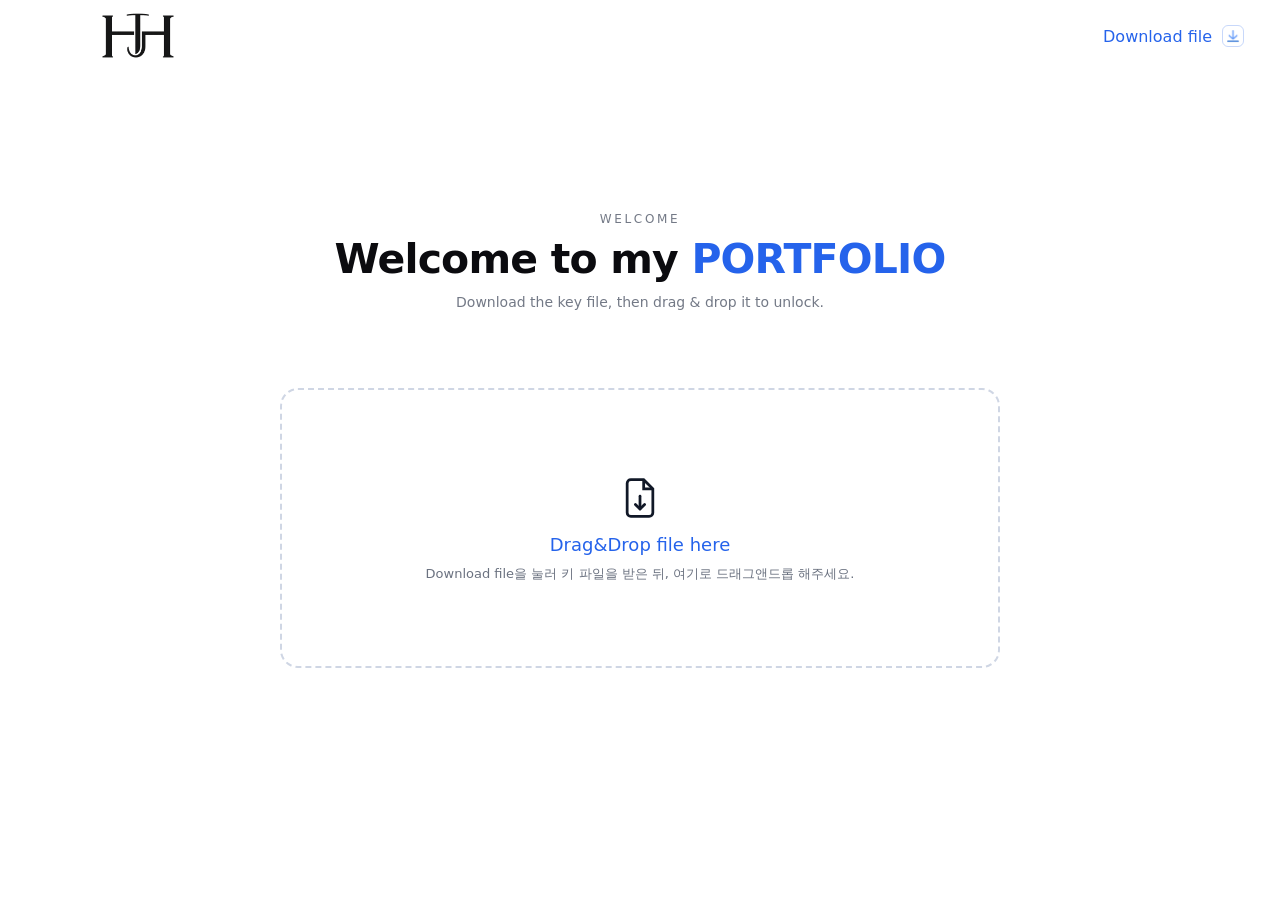
<file: index.html>
<!doctype html>
<html lang="ko">
  <head>
    <meta charset="utf-8" />
    <meta name="viewport" content="width=device-width, initial-scale=1" />
    <title>Welcom to my PORTFOLIO</title>
    <link rel="icon" href="favicon.ico" sizes="any" />
    <link rel="stylesheet" href="assets/css/style.css" />
  </head>
  <body>
    <header class="topbar">
      <a class="brand" href="/" aria-label="Home">
        <img src="assets/img/Logo.png" alt="HH" class="brand-logo" />
      </a>

      <!-- 다운로드 링크: assets/files/sample.pdf 를 원하는 파일로 교체 -->
      <a class="download" href="assets/files/Encrypted_Portfolio.E01" download>
        <span>Download file</span>
        <img
          src="assets/img/download.png"
          alt=""
          class="download-img"
          aria-hidden="true"
        />
      </a>
    </header>

    <main class="stage">
      <div class="hero">
        <p class="kicker">WELCOME</p>
        <h1 class="headline">
          Welcome to my <span class="accent">PORTFOLIO</span>
        </h1>
        <p class="lead">
          Download the key file, then drag & drop it to unlock.
        </p>
      </div>
      <section
        class="dropzone"
        id="dropzone"
        tabindex="0"
        aria-label="File drop area"
      >
        <div class="dropzone-inner">
          <div class="file-icon" aria-hidden="true">
            <!-- 심플 파일+다운 아이콘 (SVG) -->
            <svg width="44" height="44" viewBox="0 0 24 24" fill="none">
              <path
                d="M14 2H7a2 2 0 0 0-2 2v16a2 2 0 0 0 2 2h10a2 2 0 0 0 2-2V7l-5-5Z"
                stroke="currentColor"
                stroke-width="1.5"
              />
              <path d="M14 2v5h5" stroke="currentColor" stroke-width="1.5" />
              <path
                d="M12 11v7"
                stroke="currentColor"
                stroke-width="1.5"
                stroke-linecap="round"
              />
              <path
                d="M9.5 15.5 12 18l2.5-2.5"
                stroke="currentColor"
                stroke-width="1.5"
                stroke-linecap="round"
                stroke-linejoin="round"
              />
            </svg>
          </div>

          <p class="hint">Drag&Drop file here</p>
          <p class="subhint" id="subhint">또는 클릭해서 파일 선택</p>

          <!-- 실제 파일 선택 input (숨김) -->
          <input id="fileInput" class="file-input" type="file" />
          <div class="loader" id="loader" aria-hidden="true">
            <div class="spinner"></div>
            <p class="loading-text">File Decrypting...</p>
          </div>
        </div>
      </section>
    </main>

    <script src="assets/js/main.js"></script>
  </body>
</html>
</file>
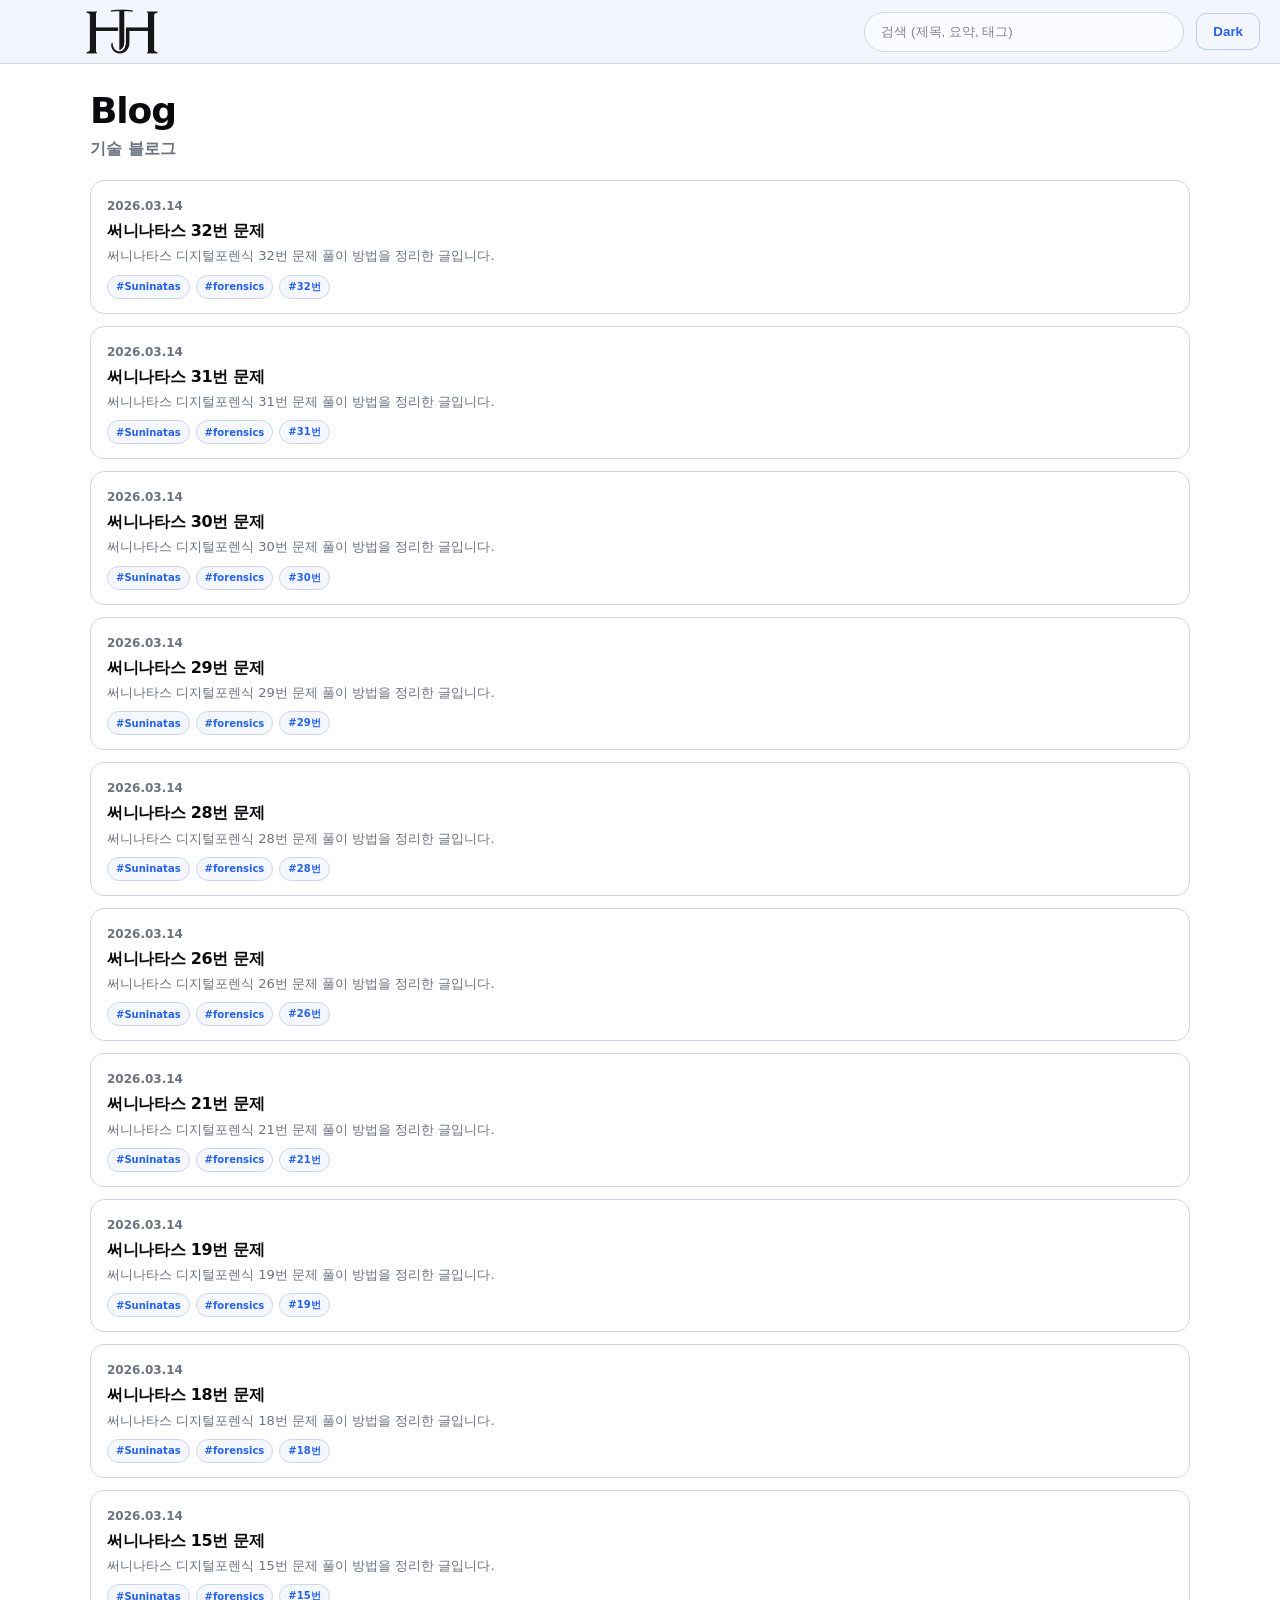
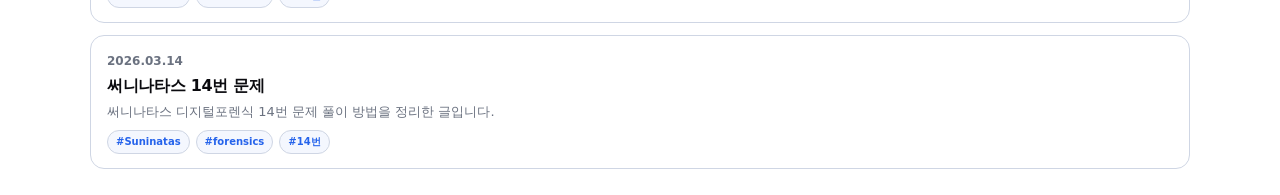
<file: blog/index.html>
<!doctype html>
<html lang="ko">
  <head>
    <meta charset="utf-8" />
    <meta name="viewport" content="width=device-width,initial-scale=1" />
    <title>Junhee's BLOG</title>
    <link rel="icon" href="../favicon.ico" sizes="any" />
    <link rel="stylesheet" href="./assets/css/blog.css" />
  </head>
  <body>
    <header class="topbar">
      <a class="brand" href="../portfolio/" aria-label="Back to home">
        <img
          id="brandLogo"
          class="brand-logo"
          src="../assets/img/Logo.png"
          data-light="../assets/img/Logo.png"
          data-dark="../assets/img/Logo_white.png"
          alt="HJ"
        />
      </a>

      <div class="top-actions">
        <div class="search">
          <input
            id="searchInput"
            type="search"
            placeholder="검색 (제목, 요약, 태그)"
          />
        </div>
        <button class="mode-btn" id="modeBtn" type="button">Dark</button>
      </div>
    </header>

    <main class="page">
      <section class="wrap">
        <div class="page-head">
          <div>
            <h1 class="title">Blog</h1>
            <p class="subtitle">기술 블로그</p>
          </div>
        </div>

        <!-- Empty state -->
        <section class="posts" id="postList">
          <a
            class="post-card"
            href="https://blog.naver.com/jjun704/224215841807"
          >
            <div class="post-meta">
              <span class="post-date">2026.03.14</span>
            </div>
            <h2 class="post-title">써니나타스 32번 문제</h2>
            <p class="post-summary">
              써니나타스 디지털포렌식 32번 문제 풀이 방법을 정리한 글입니다.
            </p>
            <div class="post-tags">
              <span class="post-tag">#Suninatas</span>
              <span class="post-tag">#forensics</span>
              <span class="post-tag">#32번</span>
            </div>
          </a>

          <a
            class="post-card"
            href="https://blog.naver.com/jjun704/224215813004"
          >
            <div class="post-meta">
              <span class="post-date">2026.03.14</span>
            </div>
            <h2 class="post-title">써니나타스 31번 문제</h2>
            <p class="post-summary">
              써니나타스 디지털포렌식 31번 문제 풀이 방법을 정리한 글입니다.
            </p>
            <div class="post-tags">
              <span class="post-tag">#Suninatas</span>
              <span class="post-tag">#forensics</span>
              <span class="post-tag">#31번</span>
            </div>
          </a>

          <a
            class="post-card"
            href="https://blog.naver.com/jjun704/224213288219"
          >
            <div class="post-meta">
              <span class="post-date">2026.03.14</span>
            </div>
            <h2 class="post-title">써니나타스 30번 문제</h2>
            <p class="post-summary">
              써니나타스 디지털포렌식 30번 문제 풀이 방법을 정리한 글입니다.
            </p>
            <div class="post-tags">
              <span class="post-tag">#Suninatas</span>
              <span class="post-tag">#forensics</span>
              <span class="post-tag">#30번</span>
            </div>
          </a>

          <a
            class="post-card"
            href="https://blog.naver.com/jjun704/224213074849"
          >
            <div class="post-meta">
              <span class="post-date">2026.03.14</span>
            </div>
            <h2 class="post-title">써니나타스 29번 문제</h2>
            <p class="post-summary">
              써니나타스 디지털포렌식 29번 문제 풀이 방법을 정리한 글입니다.
            </p>
            <div class="post-tags">
              <span class="post-tag">#Suninatas</span>
              <span class="post-tag">#forensics</span>
              <span class="post-tag">#29번</span>
            </div>
          </a>

          <a
            class="post-card"
            href="https://blog.naver.com/jjun704/224211858740"
          >
            <div class="post-meta">
              <span class="post-date">2026.03.14</span>
            </div>
            <h2 class="post-title">써니나타스 28번 문제</h2>
            <p class="post-summary">
              써니나타스 디지털포렌식 28번 문제 풀이 방법을 정리한 글입니다.
            </p>
            <div class="post-tags">
              <span class="post-tag">#Suninatas</span>
              <span class="post-tag">#forensics</span>
              <span class="post-tag">#28번</span>
            </div>
          </a>

          <a
            class="post-card"
            href="https://blog.naver.com/jjun704/224202029074"
          >
            <div class="post-meta">
              <span class="post-date">2026.03.14</span>
            </div>
            <h2 class="post-title">써니나타스 26번 문제</h2>
            <p class="post-summary">
              써니나타스 디지털포렌식 26번 문제 풀이 방법을 정리한 글입니다.
            </p>
            <div class="post-tags">
              <span class="post-tag">#Suninatas</span>
              <span class="post-tag">#forensics</span>
              <span class="post-tag">#26번</span>
            </div>
          </a>

          <a
            class="post-card"
            href="https://blog.naver.com/jjun704/224201910937"
          >
            <div class="post-meta">
              <span class="post-date">2026.03.14</span>
            </div>
            <h2 class="post-title">써니나타스 21번 문제</h2>
            <p class="post-summary">
              써니나타스 디지털포렌식 21번 문제 풀이 방법을 정리한 글입니다.
            </p>
            <div class="post-tags">
              <span class="post-tag">#Suninatas</span>
              <span class="post-tag">#forensics</span>
              <span class="post-tag">#21번</span>
            </div>
          </a>

          <a
            class="post-card"
            href="https://blog.naver.com/jjun704/224200847524"
          >
            <div class="post-meta">
              <span class="post-date">2026.03.14</span>
            </div>
            <h2 class="post-title">써니나타스 19번 문제</h2>
            <p class="post-summary">
              써니나타스 디지털포렌식 19번 문제 풀이 방법을 정리한 글입니다.
            </p>
            <div class="post-tags">
              <span class="post-tag">#Suninatas</span>
              <span class="post-tag">#forensics</span>
              <span class="post-tag">#19번</span>
            </div>
          </a>

          <a
            class="post-card"
            href="https://blog.naver.com/jjun704/224200732088"
          >
            <div class="post-meta">
              <span class="post-date">2026.03.14</span>
            </div>
            <h2 class="post-title">써니나타스 18번 문제</h2>
            <p class="post-summary">
              써니나타스 디지털포렌식 18번 문제 풀이 방법을 정리한 글입니다.
            </p>
            <div class="post-tags">
              <span class="post-tag">#Suninatas</span>
              <span class="post-tag">#forensics</span>
              <span class="post-tag">#18번</span>
            </div>
          </a>

          <a
            class="post-card"
            href="https://blog.naver.com/jjun704/224199831861"
          >
            <div class="post-meta">
              <span class="post-date">2026.03.14</span>
            </div>
            <h2 class="post-title">써니나타스 15번 문제</h2>
            <p class="post-summary">
              써니나타스 디지털포렌식 15번 문제 풀이 방법을 정리한 글입니다.
            </p>
            <div class="post-tags">
              <span class="post-tag">#Suninatas</span>
              <span class="post-tag">#forensics</span>
              <span class="post-tag">#15번</span>
            </div>
          </a>

          <a
            class="post-card"
            href="https://blog.naver.com/jjun704/224198737378"
          >
            <div class="post-meta">
              <span class="post-date">2026.03.14</span>
            </div>
            <h2 class="post-title">써니나타스 14번 문제</h2>
            <p class="post-summary">
              써니나타스 디지털포렌식 14번 문제 풀이 방법을 정리한 글입니다.
            </p>
            <div class="post-tags">
              <span class="post-tag">#Suninatas</span>
              <span class="post-tag">#forensics</span>
              <span class="post-tag">#14번</span>
            </div>
          </a>
        </section>
      </section>
    </main>

    <script src="./assets/js/blog.js"></script>
  </body>
</html>
</file>
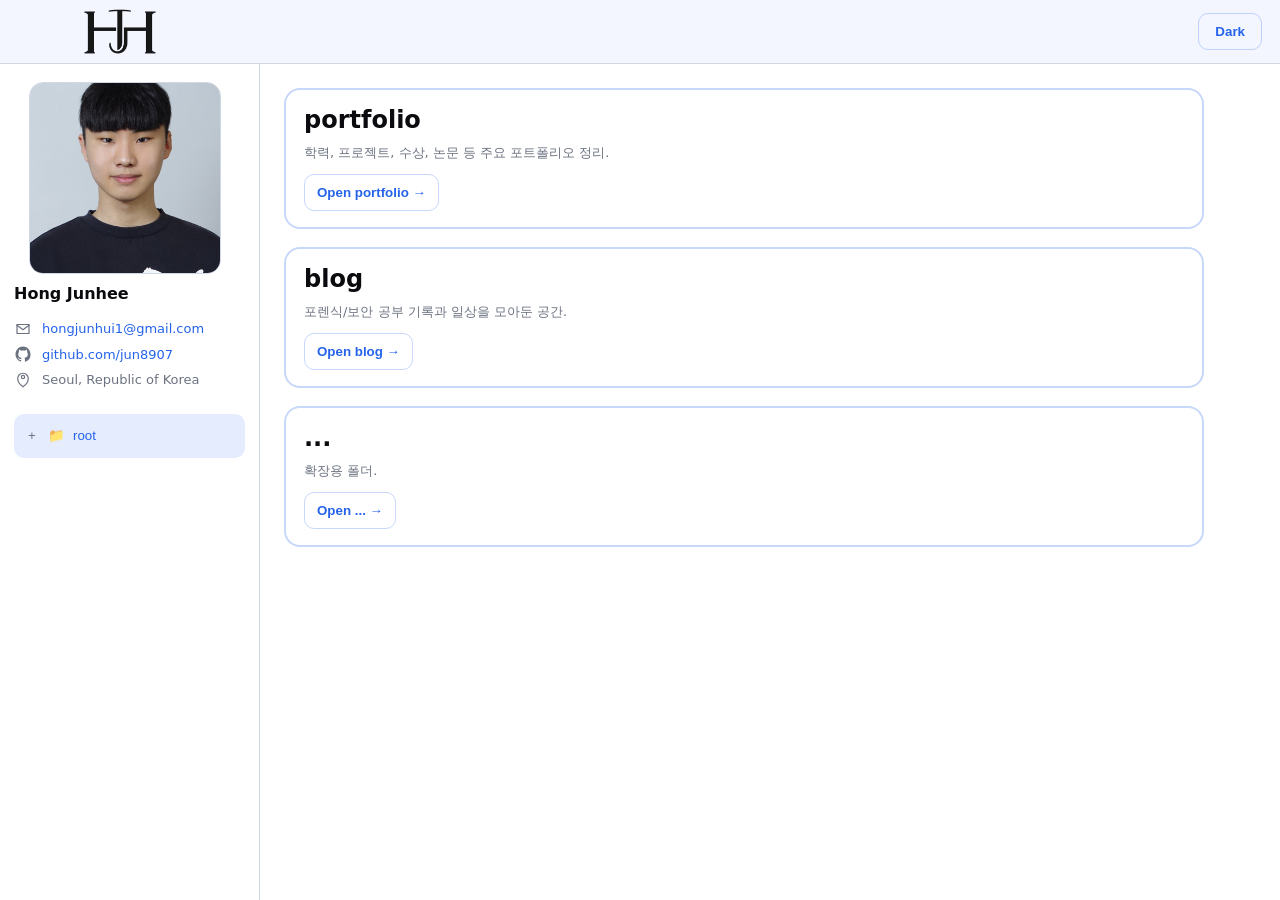
<file: portfolio/index.html>
<!doctype html>
<html lang="ko">
  <head>
    <meta charset="utf-8" />
    <meta name="viewport" content="width=device-width,initial-scale=1" />
    <title>Junhee's PORTFOLIO</title>
    <link rel="icon" href="../favicon.ico" sizes="any" />
    <link rel="stylesheet" href="assets/css/portfolio.css" />
  </head>
  <body>
    <header class="topbar">
      <a class="brand" href="./" aria-label="Home">
        <img
          id="brandLogo"
          src="img/Logo.png"
          data-light="img/Logo.png"
          data-dark="img/Logo_white.png"
          alt="HJ"
          class="brand-logo"
        />
      </a>

      <button class="mode-btn" id="modeBtn" type="button">Dark</button>
    </header>

    <div class="layout">
      <!-- LEFT -->
      <aside class="sidebar">
        <div class="profile">
          <img class="avatar" src="img/profile.jpg" alt="Hong Junhee profile" />
          <div class="name">Hong Junhee</div>
          <div class="meta">
  <div class="meta-item">
    <span class="icon" aria-hidden="true">
      <!-- mail icon -->
      <svg viewBox="0 0 24 24" fill="none">
        <path d="M4 6h16v12H4V6Z" stroke="currentColor" stroke-width="1.6" />
        <path d="m4 7 8 6 8-6" stroke="currentColor" stroke-width="1.6" stroke-linecap="round" stroke-linejoin="round"/>
      </svg>
    </span>
    <a href="mailto:hongjunhui1@gmail.com">hongjunhui1@gmail.com</a>
  </div>

  <div class="meta-item">
    <span class="icon" aria-hidden="true">
      <!-- github icon -->
      <svg viewBox="0 0 24 24" fill="none">
        <path d="M12 2C6.48 2 2 6.58 2 12.26c0 4.53 2.87 8.37 6.84 9.73.5.1.68-.22.68-.48v-1.72c-2.78.62-3.37-1.12-3.37-1.12-.46-1.2-1.12-1.52-1.12-1.52-.91-.64.07-.63.07-.63 1.01.07 1.54 1.06 1.54 1.06.9 1.58 2.36 1.12 2.94.86.09-.67.35-1.12.64-1.38-2.22-.26-4.56-1.14-4.56-5.08 0-1.12.39-2.03 1.03-2.75-.1-.26-.45-1.3.1-2.71 0 0 .84-.28 2.75 1.05.8-.23 1.65-.35 2.5-.35.85 0 1.7.12 2.5.35 1.9-1.33 2.75-1.05 2.75-1.05.55 1.41.2 2.45.1 2.71.64.72 1.03 1.63 1.03 2.75 0 3.95-2.34 4.82-4.57 5.08.36.32.68.95.68 1.92v2.85c0 .27.18.59.69.48A10.2 10.2 0 0 0 22 12.26C22 6.58 17.52 2 12 2Z"
          fill="currentColor"/>
      </svg>
    </span>
    <a href="https://github.com/jun8907" target="_blank" rel="noreferrer">github.com/jun8907</a>
  </div>

  <div class="meta-item">
    <span class="icon" aria-hidden="true">
      <!-- location icon -->
      <svg viewBox="0 0 24 24" fill="none">
        <path d="M12 21s7-4.5 7-11a7 7 0 1 0-14 0c0 6.5 7 11 7 11Z" stroke="currentColor" stroke-width="1.6" />
        <path d="M12 10.2a2.2 2.2 0 1 0 0-4.4 2.2 2.2 0 0 0 0 4.4Z" stroke="currentColor" stroke-width="1.6" />
      </svg>
    </span>
    <span>Seoul, Republic of Korea</span>
  </div>
</div>

        <div class="tree" id="tree">
          <!-- ROOT -->
          <div class="tree-node" data-id="root">
            <button class="node" data-node="root" type="button">
              <span class="twisty" aria-hidden="true">+</span>
              <span class="folder" aria-hidden="true">📁</span>
              root
            </button>

            <div class="tree-children is-collapsed">
              <!-- portfolio -->
              <div class="tree-node" data-id="portfolio">
                <button class="node" data-node="portfolio" type="button">
                  <span class="twisty" aria-hidden="true">+</span>
                  <span class="folder" aria-hidden="true">📁</span>
                  portfolio
                </button>

                <div class="tree-children is-collapsed">
                  <button class="node leaf" data-node="education" type="button">
                    <span class="folder" aria-hidden="true">📁</span> Education
                  </button>
                  <button class="node leaf" data-node="projects" type="button">
                    <span class="folder" aria-hidden="true">📁</span> Projects
                  </button>
                  <button class="node leaf" data-node="awards" type="button">
                    <span class="folder" aria-hidden="true">📁</span> Awards
                  </button>
                  <button class="node leaf" data-node="papers" type="button">
                    <span class="folder" aria-hidden="true">📁</span> Papers
                  </button>
                </div>
              </div>

              <!-- blog -->
              <div class="tree-node" data-id="blog">
                <button class="node" data-node="blog" type="button">
                  <span class="twisty" aria-hidden="true">+</span>
                  <span class="folder" aria-hidden="true">📁</span>
                  blog
                </button>
              </div>
              <div class="tree-node" data-id="ellipsis">
                <button class="node" data-node="ellipsis" type="button">
                  <span class="twisty" aria-hidden="true">+</span>
                  <span class="folder" aria-hidden="true">📁</span>
                  ...
                </button>

                <div class="tree-children is-collapsed">
                  <button class="node leaf" data-node="ellipsis_note" type="button">
                    <span class="folder" aria-hidden="true">📁</span> Note
                  </button>
                </div>
              </div>
            </div>
          </div>
        </div>
      </aside>

      <!-- RIGHT -->
      <main class="content">
        <div id="view"></div>
      </main>
    </div>

    <script src="assets/js/portfolio.js"></script>
  </body>
</html>
</file>
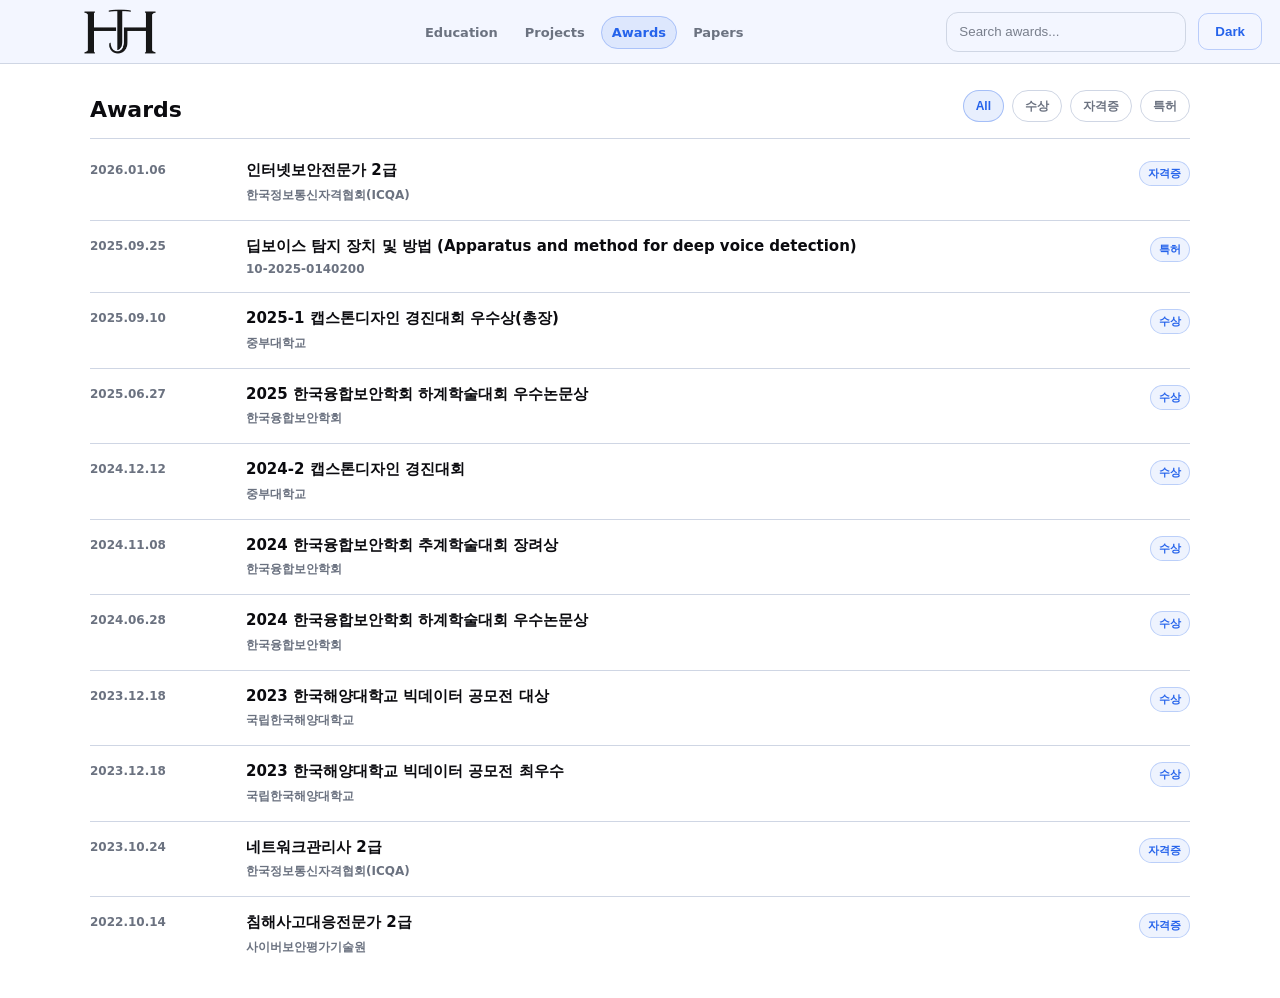
<file: portfolio/awards/index.html>
<!doctype html>
<html lang="ko">
  <head>
    <meta charset="utf-8" />
    <meta name="viewport" content="width=device-width,initial-scale=1" />
    <title>Awards | Portfolio</title>
    <link rel="icon" href="../favicon.ico" sizes="any" />
    <link rel="stylesheet" href="assets/css/awards.css" />
  </head>
  <body>
    <header class="topbar">
      <a class="brand" href="../" aria-label="Back to portfolio">
        <img
          id="brandLogo"
          src="../img/Logo.png"
          data-light="../img/Logo.png"
          data-dark="../img/Logo_white.png"
          alt="HJ"
          class="brand-logo"
        />
      </a>

      <nav class="topnav" aria-label="Portfolio sections">
        <a class="topnav-link" href="../education/">Education</a>
        <a class="topnav-link" href="../projects/">Projects</a>
        <a class="topnav-link is-active" href="./">Awards</a>
        <a class="topnav-link" href="../papers/">Papers</a>
      </nav>

      <div class="top-actions">
        <div class="search">
          <input
            id="searchInput"
            type="search"
            placeholder="Search awards..."
          />
        </div>
        <button class="mode-btn" id="modeBtn" type="button">Dark</button>
      </div>
    </header>

    <main class="page">
      <section class="wrap">
        <div class="page-head">
          <h1 class="title">Awards</h1>

          <div class="controls" id="chips">
            <!-- JS가 칩 생성 -->
          </div>
        </div>

        <div class="divider"></div>

        <section class="list" id="list"></section>
        <p class="hint" id="hint" hidden>검색/필터 결과가 없어요.</p>
      </section>
    </main>

    <script src="assets/js/awards.js"></script>
  </body>
</html>
</file>
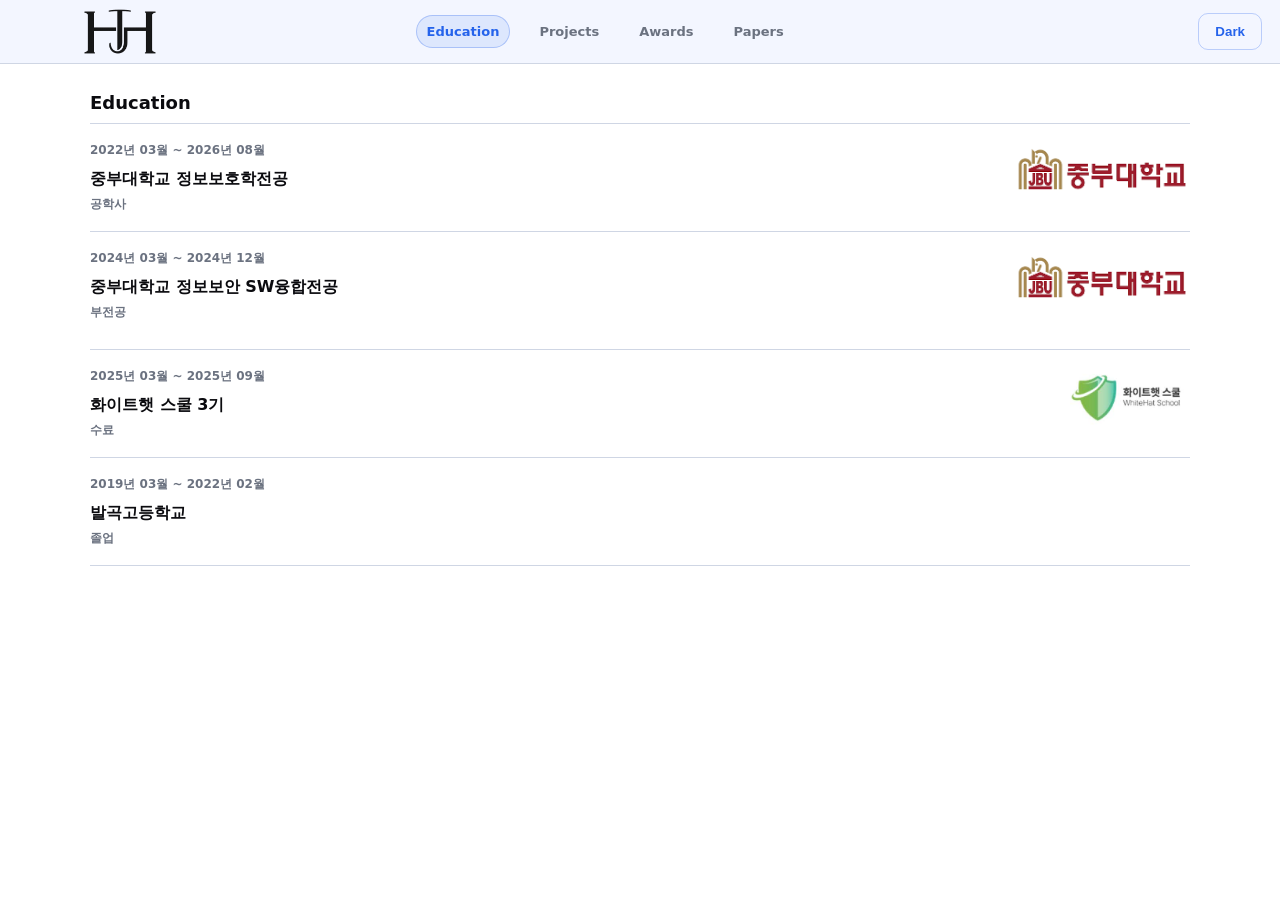
<file: portfolio/education/index.html>
<!doctype html>
<html lang="ko">
  <head>
    <meta charset="utf-8" />
    <meta name="viewport" content="width=device-width,initial-scale=1" />
    <title>Education | Portfolio</title>
    <link rel="icon" href="../favicon.ico" sizes="any" />
    <link rel="stylesheet" href="assets/css/education.css" />
  </head>
  <body>
    <!-- (선택) 상단바를 완전히 빼고 싶으면 header 자체를 삭제하면 됨 -->
    <header class="topbar">
      <a class="brand" href="../" aria-label="Back to portfolio">
        <img
          id="brandLogo"
          src="../img/Logo.png"
          data-light="../img/Logo.png"
          data-dark="../img/Logo_white.png"
          alt="HJ"
          class="brand-logo"
        />
      </a>

      <nav class="topnav" aria-label="Portfolio sections">
        <a class="topnav-link is-active" href="./">Education</a>
        <a class="topnav-link" href="../projects/">Projects</a>
        <a class="topnav-link" href="../awards/">Awards</a>
        <a class="topnav-link" href="../papers/">Papers</a>
      </nav>

      <button class="mode-btn" id="modeBtn" type="button">Dark</button>
    </header>

    <main class="page">
      <section class="wrap">
        <h1 class="title">Education</h1>
        <div class="rule"></div>

        <div class="row">
          <div class="left">
            <div class="date">2022년 03월 ~ 2026년 08월</div>
            <div class="name">중부대학교 정보보호학전공</div>
            <div class="meta">공학사</div>
          </div>
          <div class="right">
            <img class="logo" src="../img/joongbu.png" alt="중부대학교" />
          </div>
        </div>

        <div class="row-rule"></div>

        <div class="row">
          <div class="left">
            <div class="date">2024년 03월 ~ 2024년 12월</div>
            <div class="name">중부대학교 정보보안 SW융합전공</div>
            <div class="meta">부전공</div>
          </div>
          <div class="right">
            <img class="logo" src="../img/joongbu.png" alt="화이트햇 스쿨" />
          </div>
        </div>

        <div class="rule"></div>

        <div class="row">
          <div class="left">
            <div class="date">2025년 03월 ~ 2025년 09월</div>
            <div class="name">화이트햇 스쿨 3기</div>
            <div class="meta">수료</div>
          </div>
          <div class="right">
            <img class="logo" src="../img/whitehat.jpeg" alt="화이트햇 스쿨" />
          </div>
        </div>

        <div class="row-rule"></div>

        <div class="row">
          <div class="left">
            <div class="date">2019년 03월 ~ 2022년 02월</div>
            <div class="name">발곡고등학교</div>
            <div class="meta">졸업</div>
          </div>
          <div class="right"></div>
        </div>

        <div class="row-rule"></div>
      </section>
    </main>

    <script src="assets/js/education.js"></script>
  </body>
</html>
</file>
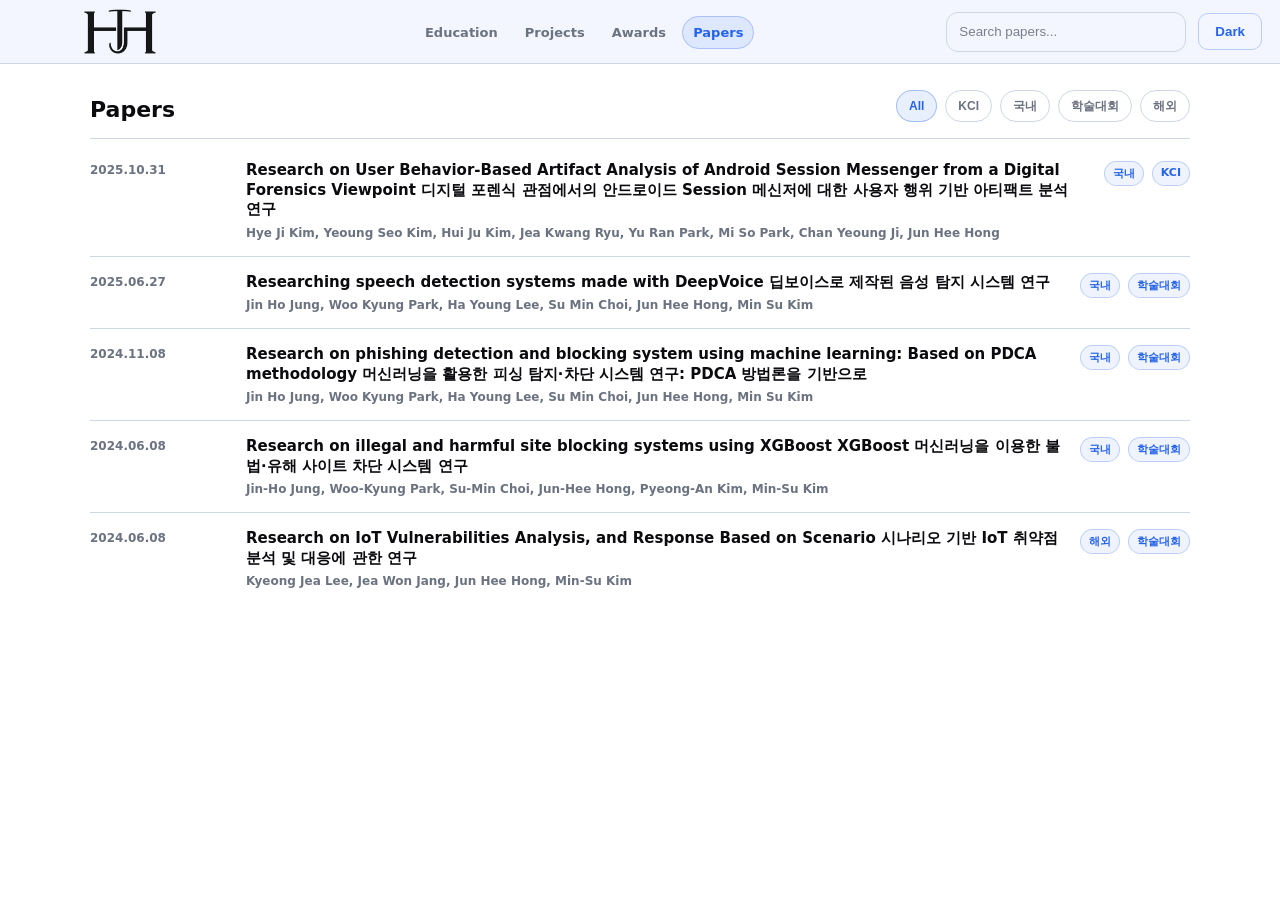
<file: portfolio/papers/index.html>
<!doctype html>
<html lang="ko">
  <head>
    <meta charset="utf-8" />
    <meta name="viewport" content="width=device-width,initial-scale=1" />
    <title>Papers | Portfolio</title>
    <link rel="icon" href="../favicon.ico" sizes="any" />
    <link rel="stylesheet" href="assets/css/papers.css" />
  </head>
  <body>
    <header class="topbar">
      <a class="brand" href="../" aria-label="Back to portfolio">
        <img
          id="brandLogo"
          src="../img/Logo.png"
          data-light="../img/Logo.png"
          data-dark="../img/Logo_white.png"
          alt="HJ"
          class="brand-logo"
        />
      </a>

      <nav class="topnav" aria-label="Portfolio sections">
        <a class="topnav-link" href="../education/">Education</a>
        <a class="topnav-link" href="../projects/">Projects</a>
        <a class="topnav-link" href="../awards/">Awards</a>
        <a class="topnav-link is-active" href="./">Papers</a>
      </nav>

      <div class="top-actions">
        <div class="search">
          <input
            id="searchInput"
            type="search"
            placeholder="Search papers..."
          />
        </div>
        <button class="mode-btn" id="modeBtn" type="button">Dark</button>
      </div>
    </header>

    <main class="page">
      <section class="wrap">
        <div class="page-head">
          <h1 class="title">Papers</h1>
          <div class="controls" id="chips"></div>
        </div>

        <div class="divider"></div>

        <section class="list" id="list"></section>
        <p class="hint" id="hint" hidden>검색/필터 결과가 없어요.</p>
      </section>
    </main>

    <script src="assets/js/papers.js"></script>
  </body>
</html>
</file>
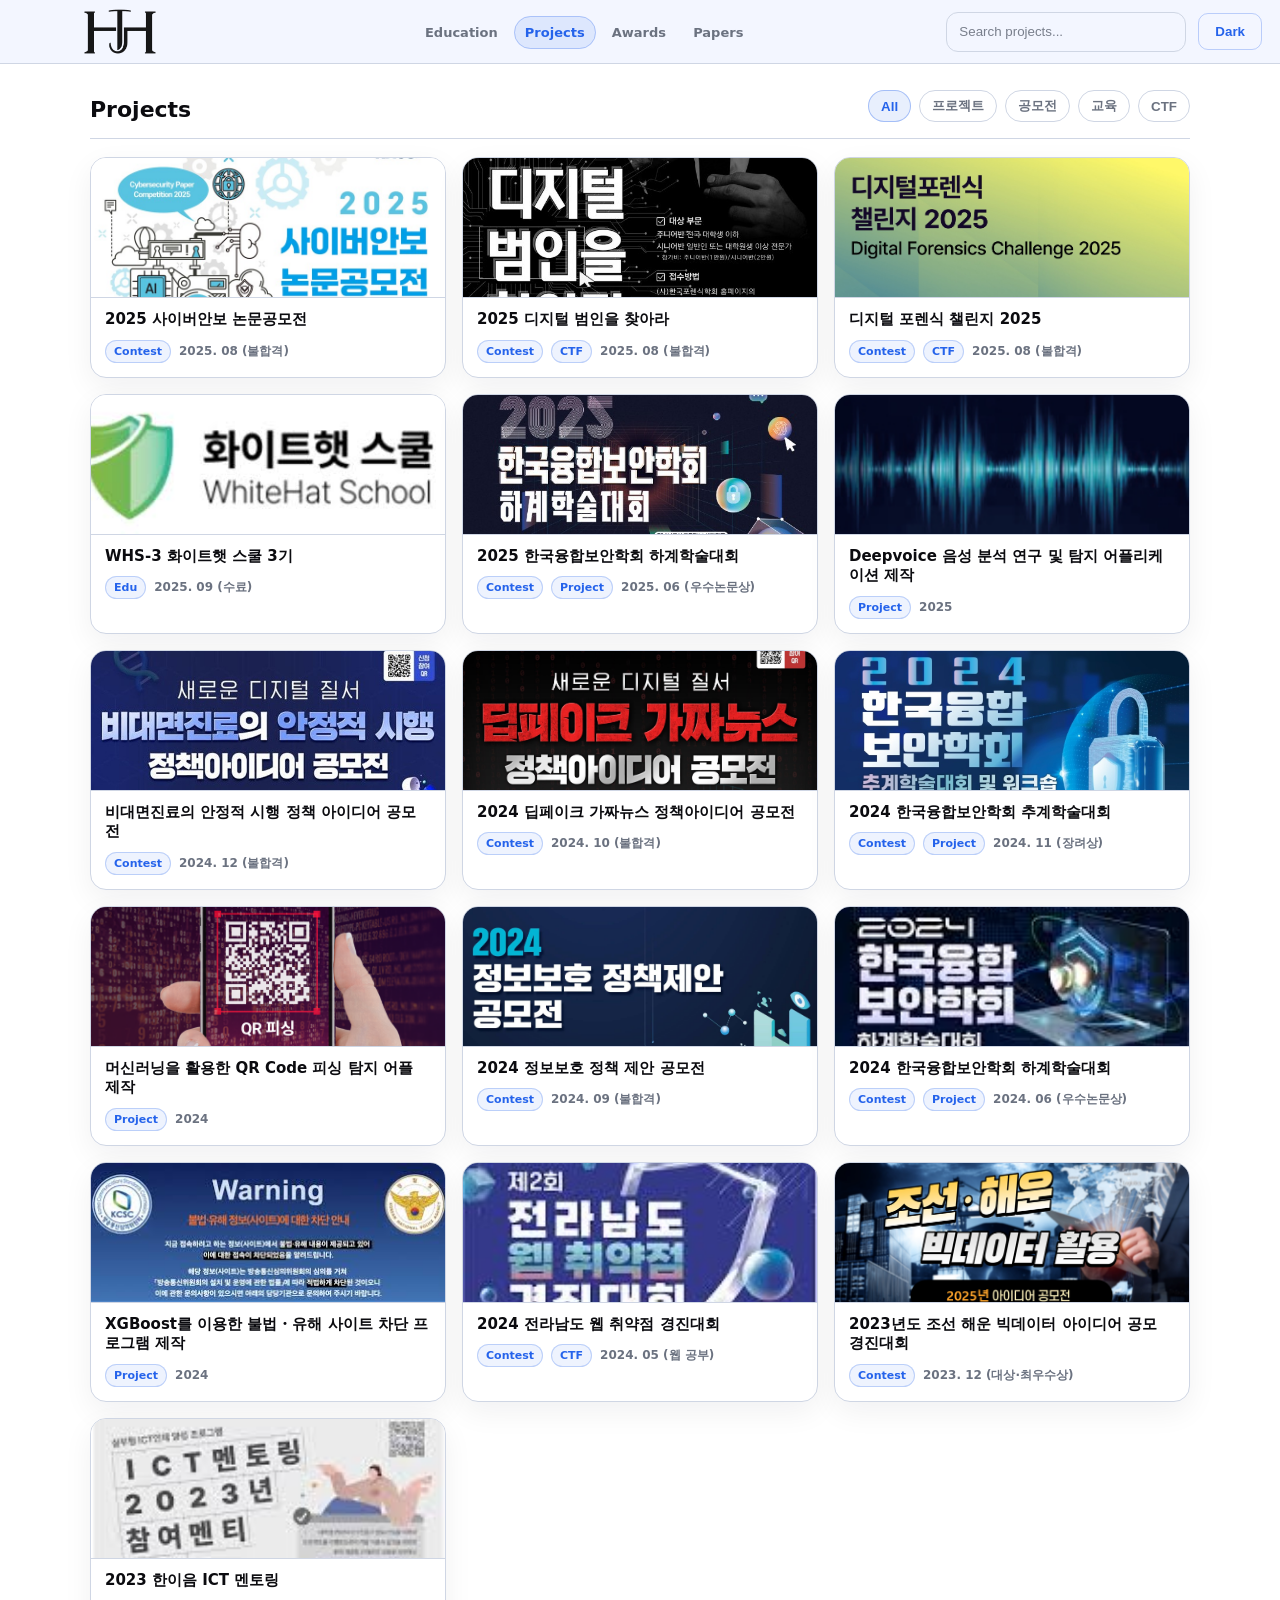
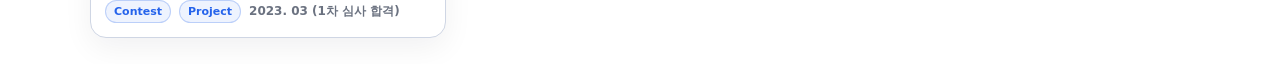
<file: portfolio/projects/index.html>
<!doctype html>
<html lang="ko">
  <head>
    <meta charset="utf-8" />
    <meta name="viewport" content="width=device-width,initial-scale=1" />
    <title>Projects | Portfolio</title>
    <link rel="icon" href="../favicon.ico" sizes="any" />
    <link rel="stylesheet" href="assets/css/projects.css" />
  </head>
  <body>
    <header class="topbar">
      <a class="brand" href="../" aria-label="Back to portfolio">
        <img
          id="brandLogo"
          src="../img/Logo.png"
          data-light="../img/Logo.png"
          data-dark="../img/Logo_white.png"
          alt="HJ"
          class="brand-logo"
        />
      </a>

      <nav class="topnav" aria-label="Portfolio sections">
        <a class="topnav-link" href="../education/">Education</a>
        <a class="topnav-link is-active" href="./">Projects</a>
        <a class="topnav-link" href="../awards/">Awards</a>
        <a class="topnav-link" href="../papers/">Papers</a>
      </nav>

      <div class="top-actions">
        <div class="search">
          <input
            id="searchInput"
            type="search"
            placeholder="Search projects..."
          />
        </div>
        <button class="mode-btn" id="modeBtn" type="button">Dark</button>
      </div>
    </header>

    <main class="page">
      <section class="wrap">
        <div class="page-head">
          <h1 class="title">Projects</h1>
          <div class="controls">
            <button class="chip is-active" data-tag="all" type="button">
              All
            </button>
            <button class="chip" data-tag="Project" type="button">
              프로젝트
            </button>
            <button class="chip" data-tag="Contest" type="button">
              공모전
            </button>
            <button class="chip" data-tag="Edu" type="button">교육</button>
            <button class="chip" data-tag="CTF" type="button">CTF</button>
          </div>
        </div>

        <div class="divider"></div>

        <section class="grid" id="grid">
          <!-- 카드들은 JS에서 렌더 -->
        </section>

        <p class="hint" id="hint" hidden>검색/필터 결과가 없어요.</p>
      </section>
    </main>

    <script src="assets/js/proejects.js"></script>
  </body>
</html>
</file>
<file: assets/css/style.css>
:root {
  --text: #0b0b0f;
  --muted: #6b7280;
  --line: #cfd6e4;
  --bg: #ffffff;
  --link: #2563eb;
}

* {
  box-sizing: border-box;
}
html,
body {
  height: 100%;
}
body {
  margin: 0;
  background: var(--bg);
  color: var(--text);
  font-family:
    ui-sans-serif,
    system-ui,
    -apple-system,
    Segoe UI,
    Roboto,
    'Apple SD Gothic Neo',
    'Noto Sans KR',
    Arial,
    sans-serif;
}

.topbar {
  position: fixed;
  top: 0;
  left: 0;
  right: 0;
  height: 72px;
  padding: 0 36px;
  display: flex;
  align-items: center;
  justify-content: space-between;
  background: transparent;
}

.brand {
  text-decoration: none;
  color: var(--text);
}
.brand-logo {
  height: 136px; /* 로고 크기 */
  width: auto;
  display: block;
  margin-top: 24px;
}

.download {
  display: inline-flex;
  align-items: center;
  gap: 10px;
  text-decoration: none;
  color: var(--link);
  font-size: 16px;
}
.download-img {
  width: 22px; /* 다운로드 아이콘 크기 */
  height: 22px;
  display: block;

  /* 기존 download-icon처럼 박스/테두리 느낌을 유지하고 싶으면 아래 추가 */
  padding: 3px;
  border-radius: 6px;
  border: 1px solid rgba(37, 99, 235, 0.25);
}

.stage {
  height: 100%;
  display: flex;
  flex-direction: column;
  align-items: center;
  justify-content: center;
  padding: 120px 20px 40px;
  gap: 18px;
}

.dropzone {
  width: min(720px, 92vw);
  height: 280px;
  border-radius: 18px;
  border: 2px dashed var(--line);
  display: flex;
  align-items: center;
  justify-content: center;
  outline: none;
  margin-top: 50px;
}

.dropzone:hover {
  border-color: #93a3c7;
}
.dropzone.is-dragover {
  border-color: var(--link);
  box-shadow: 0 0 0 4px rgba(37, 99, 235, 0.08);
}

.dropzone-inner {
  display: flex;
  flex-direction: column;
  align-items: center;
  gap: 10px;
  text-align: center;
}

.file-icon {
  width: 52px;
  height: 52px;
  display: flex;
  align-items: center;
  justify-content: center;
  color: #111827;
}

.hint {
  margin: 0;
  color: var(--link);
  font-size: 18px;
  font-weight: 500;
}
.subhint {
  margin: 0;
  color: var(--muted);
  font-size: 13px;
}

.file-input {
  position: absolute;
  width: 1px;
  height: 1px;
  overflow: hidden;
  clip: rect(0 0 0 0);
}

.next-links {
  display: flex;
  gap: 14px;
}
.ghost-link {
  text-decoration: none;
  color: var(--muted);
  font-size: 13px;
  padding: 8px 10px;
  border-radius: 10px;
  border: 1px solid rgba(107, 114, 128, 0.25);
}
.ghost-link:hover {
  color: var(--text);
  border-color: rgba(17, 24, 39, 0.25);
}
.loader {
  display: none;
  flex-direction: column;
  align-items: center;
  gap: 10px;
  margin-top: 6px;
}

.dropzone.is-loading .dropzone-inner > :not(.loader) {
  opacity: 0.25;
  pointer-events: none;
}

.dropzone.is-loading .loader {
  display: flex;
}

.spinner {
  width: 28px;
  height: 28px;
  border: 3px solid rgba(37, 99, 235, 0.25);
  border-top-color: rgba(37, 99, 235, 1);
  border-radius: 999px;
  animation: spin 0.9s linear infinite;
}

.loading-text {
  margin: 0;
  color: #2563eb;
  font-size: 13px;
}

@keyframes spin {
  to {
    transform: rotate(360deg);
  }
}
.hero {
  width: min(860px, 92vw);
  text-align: center;
  margin-top: -100px;
  margin-bottom: 10px;
}

.kicker {
  margin: 0 0 10px;
  font-size: 12px;
  letter-spacing: 0.22em;
  color: rgba(107, 114, 128, 0.95);
}

.headline {
  margin: 0;
  font-size: clamp(28px, 3.2vw, 44px);
  letter-spacing: -0.02em;
  line-height: 1.15;
}

.accent {
  color: #2563eb;
}

.lead {
  margin: 10px 0 0;
  font-size: 14px;
  color: rgba(107, 114, 128, 0.95);
}
</file>
<file: blog/assets/css/blog.css>
:root {
  --bg: #ffffff;
  --panel: #f3f6ff;
  --text: #0b0b0f;
  --muted: #6b7280;
  --line: #cfd6e4;
  --accent: #2563eb;
  --btnLine: rgba(37, 99, 235, 0.28);
}

:root.dark {
  --bg: #0b1020;
  --panel: #0f1730;
  --text: #e7ecff;
  --muted: #a8b3d6;
  --line: rgba(207, 214, 228, 0.2);
  --accent: #7aa2ff;
  --btnLine: rgba(122, 162, 255, 0.3);
}

* {
  box-sizing: border-box;
}

html,
body {
  height: 100%;
}

body {
  margin: 0;
  background: var(--bg);
  color: var(--text);
  font-family:
    ui-sans-serif,
    system-ui,
    -apple-system,
    Segoe UI,
    Roboto,
    'Apple SD Gothic Neo',
    'Noto Sans KR',
    Arial,
    sans-serif;
}

/* topbar */
.topbar {
  height: 64px;
  display: flex;
  align-items: center;
  justify-content: space-between;
  padding: 0 20px;
  background: var(--panel);
  border-bottom: 1px solid var(--line);
}

.top-actions {
  display: flex;
  align-items: center;
  gap: 12px;
}

.search input {
  width: 320px;
  height: 40px;
  border-radius: 999px;
  border: 1px solid var(--line);
  background: rgba(255, 255, 255, 0.55);
  color: var(--text);
  padding: 0 16px;
  outline: none;
  transition:
    border-color 0.15s ease,
    background 0.15s ease;
}

:root.dark .search input {
  background: rgba(15, 23, 48, 0.35);
}

.search input:focus {
  border-color: rgba(37, 99, 235, 0.45);
}

.search input::placeholder {
  color: rgba(107, 114, 128, 0.85);
}

.mode-btn {
  padding: 10px 16px;
  border-radius: 10px;
  border: 1px solid var(--btnLine);
  background: transparent;
  color: var(--accent);
  font-weight: 700;
  cursor: pointer;
}

/* page */
.page {
  padding: 26px 28px;
}

.wrap {
  max-width: 1100px;
  margin: 0 auto;
}

.page-head {
  display: flex;
  justify-content: space-between;
  align-items: flex-start;
}

.title {
  margin: 0;
  font-size: 36px;
  font-weight: 900;
  letter-spacing: -0.03em;
}

.subtitle {
  margin: 8px 0 0;
  color: var(--muted);
  font-weight: 650;
}

/* empty */
.empty {
  min-height: 220px;
  display: flex;
  flex-direction: column;
  align-items: center;
  justify-content: center;
  text-align: center;
  gap: 10px;
}

.empty-badge {
  display: inline-flex;
  align-items: center;
  gap: 8px;
  padding: 7px 12px;
  border-radius: 999px;
  border: 1px solid var(--line);
  background: rgba(37, 99, 235, 0.06);
  color: var(--accent);
  font-weight: 800;
  font-size: 11px;
}

.empty-title {
  margin: 0;
  font-size: 17px;
  font-weight: 900;
  color: var(--text);
  opacity: 0.85;
}

.empty-desc {
  margin: 0;
  font-size: 13px;
  font-weight: 600;
  color: var(--muted);
  max-width: 520px;
  line-height: 1.6;
}

/* posts */
.posts {
  margin-top: 20px;
  display: grid;
  gap: 12px;
}

.post-card {
  display: block;
  text-decoration: none;
  color: inherit;
  border: 1px solid var(--line);
  border-radius: 14px;
  padding: 14px 16px;
  background: transparent;
  transition:
    border-color 0.16s ease,
    background 0.16s ease,
    transform 0.16s ease;
}

.post-card:hover {
  transform: translateY(-1px);
  border-color: rgba(37, 99, 235, 0.35);
  background: rgba(37, 99, 235, 0.03);
}

.post-meta {
  margin-bottom: 6px;
}

.post-date {
  font-size: 12px;
  font-weight: 700;
  color: var(--muted);
}

.post-title {
  margin: 0;
  font-size: 16px;
  font-weight: 800;
  letter-spacing: -0.02em;
  line-height: 1.4;
}

.post-summary {
  margin: 4px 0 0;
  color: var(--muted);
  line-height: 1.55;
  font-size: 13px;
  font-weight: 500;
}

.post-tags {
  display: flex;
  flex-wrap: wrap;
  gap: 6px;
  margin-top: 8px;
}

.post-tag {
  display: inline-flex;
  align-items: center;
  padding: 4px 8px;
  border-radius: 999px;
  border: 1px solid var(--line);
  background: rgba(37, 99, 235, 0.05);
  color: var(--accent);
  font-size: 10px;
  font-weight: 700;
}

.brand {
  text-decoration: none;
  color: var(--text);
}

.brand-logo {
  height: 136px;
  width: auto;
  display: block;
  margin-top: 24px;
}

[hidden] {
  display: none !important;
}

@media (max-width: 768px) {
  .topbar {
    padding: 0 14px;
  }

  .top-actions {
    gap: 8px;
  }

  .search input {
    width: 210px;
  }

  .page {
    padding: 22px 16px;
  }

  .title {
    font-size: 28px;
  }

  .post-card {
    padding: 12px 14px;
    border-radius: 12px;
  }

  .post-title {
    font-size: 15px;
  }

  .post-summary {
    font-size: 12px;
  }

  .post-tag {
    font-size: 10px;
    padding: 4px 7px;
  }

  .brand-logo {
    height: 84px;
    margin-top: 12px;
  }
}
</file>
<file: portfolio/assets/css/portfolio.css>
:root {
  --bg: #ffffff;
  --panel: #f3f6ff;
  --text: #0b0b0f;
  --muted: #6b7280;
  --line: #cfd6e4;
  --accent: #2563eb;
  --card: #ffffff;
  --cardLine: rgba(37, 99, 235, 0.25);
}

:root.dark {
  --bg: #0b1020;
  --panel: #0f1730;
  --text: #e7ecff;
  --muted: #a8b3d6;
  --line: rgba(207, 214, 228, 0.25);
  --accent: #7aa2ff;
  --card: #0f1730;
  --cardLine: rgba(122, 162, 255, 0.25);
}

* {
  box-sizing: border-box;
}
html,
body {
  height: 100%;
}
body {
  margin: 0;
  background: var(--bg);
  color: var(--text);
  font-family:
    ui-sans-serif,
    system-ui,
    -apple-system,
    Segoe UI,
    Roboto,
    'Apple SD Gothic Neo',
    'Noto Sans KR',
    Arial,
    sans-serif;
}

/* Topbar */
.topbar {
  height: 64px;
  display: flex;
  align-items: center;
  justify-content: space-between;
  padding: 0 18px;
  background: var(--panel);
  border-bottom: 1px solid var(--line);
}
.brand {
  display: flex;
  align-items: center;
  gap: 10px;
  text-decoration: none;
  color: var(--text);
}

.brand-logo {
  height: 136px; /* ✅ 로고 크기 조절 포인트 */
  width: auto;
  display: block;
  margin-top: 24px;
}

.mode-btn {
  padding: 10px 16px;
  border-radius: 10px;
  border: 1px solid var(--cardLine);
  background: transparent;
  color: var(--accent);
  font-weight: 600;
  cursor: pointer;
}

/* Layout */
.layout {
  height: calc(100% - 64px);
  display: grid;
  grid-template-columns: 260px 1fr;
}

.sidebar {
  border-right: 1px solid var(--line);
  padding: 18px 14px;
}

.profile {
  display: flex;
  flex-direction: column;
  gap: 10px;
  margin-bottom: 14px;
}
.avatar {
  width: 192px;
  height: 192px;
  border-radius: 14px;
  object-fit: cover;
  border: 1px solid var(--line);
  margin-left: 15px;
}
.name {
  font-weight: 800;
}
.meta {
  font-size: 12px;
  color: var(--muted);
  line-height: 1.5;
}
.meta a {
  color: var(--accent);
  text-decoration: none;
}
.meta a:hover {
  text-decoration: underline;
}

/* Tree */
.tree {
  margin-top: 10px;
}
.tree-node {
  margin: 4px 0;
}
.tree-children {
  margin-left: 18px;
  border-left: 1px solid var(--line);
  padding-left: 12px;
}

.node {
  width: 100%;
  text-align: left;
  border: 0;
  background: transparent;
  color: var(--text);
  padding: 8px 10px;
  border-radius: 10px;
  cursor: pointer;
  display: flex;
  align-items: center;
  gap: 8px;
}
.node:hover {
  background: rgba(37, 99, 235, 0.06);
}
.node.is-active {
  background: rgba(37, 99, 235, 0.12);
  color: var(--accent);
}
.node .twisty {
  width: 16px;
  color: var(--muted);
}
.node.leaf .twisty {
  display: none;
}

.content {
  padding: 24px;
  overflow: auto;
}

/* Root view cards */
.section-grid {
  display: grid;
  grid-template-columns: 1fr;
  gap: 18px;
  max-width: 920px;
}
.section-title {
  font-weight: 800;
  margin: 0 0 10px;
}
.card {
  border-radius: 16px;
  border: 2px solid var(--cardLine);
  background: var(--card);
  padding: 16px 18px;
}
.placeholder {
  height: 64px;
  border-radius: 14px;
  background: rgba(37, 99, 235, 0.12);
  border: 1px solid rgba(37, 99, 235, 0.18);
}
.small {
  font-size: 13px;
  color: var(--muted);
  margin: 0;
}
.tree-children.is-collapsed {
  display: none;
}

.tree-node.is-open > .node .twisty {
  color: var(--muted);
}
.meta {
  margin-top: 6px;
  display: flex;
  flex-direction: column;
  gap: 6px;
}

.meta-item {
  display: flex;
  align-items: center;
  gap: 10px;
  font-size: 13px;
  color: var(--muted);
}

.meta-item a {
  color: var(--accent);
  text-decoration: none;
}
.meta-item a:hover {
  text-decoration: underline;
}

.icon {
  width: 18px;
  height: 18px;
  display: inline-flex;
  align-items: center;
  justify-content: center;
  color: var(--muted);
  flex: 0 0 18px;
}

.icon svg {
  width: 18px;
  height: 18px;
  display: block;
}
/* + / - 클릭 영역 크게 만들기 */
.twisty {
  width: 28px;
  height: 28px;
  display: inline-flex;
  align-items: center;
  justify-content: center;

  border-radius: 8px;
  cursor: pointer;
  user-select: none;

  /* 선택: 살짝 hover 효과 */
  transition: background 0.15s ease;
}

.twisty:hover {
  background: rgba(37, 99, 235, 0.1);
}
.goto-btn {
  margin-top: 12px;
  padding: 10px 12px;
  border-radius: 10px;
  border: 1px solid var(--cardLine);
  background: transparent;
  color: var(--accent);
  font-weight: 700;
  cursor: pointer;
}
.goto-btn:hover {
  background: rgba(37, 99, 235, 0.08);
}
/* Education page */
.edu-page {
  padding: 6px 0;
}

.page-title {
  margin: 0 0 10px;
  font-size: 13px;
  font-weight: 900;
}

.page-divider {
  height: 1px;
  background: var(--line);
  margin-bottom: 18px;
}

.edu-item {
  display: flex;
  align-items: flex-start;
  justify-content: space-between;
  gap: 20px;
  padding: 6px 0 18px;
}

.edu-left {
  flex: 1;
}

.edu-date {
  font-size: 6px;
  color: var(--muted);
  margin-bottom: 8px;
  font-weight: 600;
}

.edu-school {
  font-size: 9px;
  font-weight: 900;
  margin-bottom: 6px;
}

.edu-degree {
  font-size: 6px;
  color: var(--muted);
  font-weight: 600;
}

.edu-right {
  width: 220px;
  display: flex;
  justify-content: flex-end;
  align-items: center;
}

.edu-logo {
  max-width: 90px;
  height: auto;
  display: block;
}

.edu-divider {
  height: 1px;
  background: var(--line);
  margin: 8px 0 18px;
}
</file>
<file: portfolio/awards/assets/css/awards.css>
:root {
  --bg: #ffffff;
  --panel: #f3f6ff;
  --text: #0b0b0f;
  --muted: #6b7280;
  --line: #cfd6e4;
  --accent: #2563eb;
  --btnLine: rgba(37, 99, 235, 0.28);
}

:root.dark {
  --bg: #0b1020;
  --panel: #0f1730;
  --text: #e7ecff;
  --muted: #a8b3d6;
  --line: rgba(207, 214, 228, 0.2);
  --accent: #7aa2ff;
  --btnLine: rgba(122, 162, 255, 0.3);
}

* {
  box-sizing: border-box;
}
html,
body {
  height: 100%;
}
body {
  margin: 0;
  background: var(--bg);
  color: var(--text);
  font-family:
    ui-sans-serif,
    system-ui,
    -apple-system,
    Segoe UI,
    Roboto,
    'Apple SD Gothic Neo',
    'Noto Sans KR',
    Arial,
    sans-serif;
}

.topbar {
  height: 64px;
  display: flex;
  align-items: center;
  justify-content: space-between;
  padding: 0 18px;
  background: var(--panel);
  border-bottom: 1px solid var(--line);
}

.brand {
  display: flex;
  align-items: center;
  text-decoration: none;
  color: var(--text);
}
.brand-logo {
  height: 136px;
  width: auto;
  display: block;
  margin-top: 24px;
}

.top-actions {
  display: flex;
  align-items: center;
  gap: 12px;
}

.search input {
  width: 240px;
  height: 40px;
  border-radius: 12px;
  border: 1px solid var(--line);
  background: transparent;
  color: var(--text);
  padding: 0 12px;
  outline: none;
}
.search input::placeholder {
  color: rgba(107, 114, 128, 0.9);
}

.mode-btn {
  padding: 10px 16px;
  border-radius: 10px;
  border: 1px solid var(--btnLine);
  background: transparent;
  color: var(--accent);
  font-weight: 700;
  cursor: pointer;
}

.page {
  padding: 26px 28px;
}
.wrap {
  max-width: 1100px;
  margin: 0 auto;
}

.page-head {
  display: flex;
  align-items: flex-end;
  justify-content: space-between;
  gap: 16px;
  flex-wrap: wrap;
}

.title {
  margin: 0;
  font-size: 22px;
  font-weight: 900;
}

/* tag chips */
.controls {
  display: flex;
  align-items: center;
  gap: 8px;
  flex-wrap: wrap;
}

.chip {
  height: 32px;
  padding: 0 12px;
  border-radius: 999px;
  border: 1px solid var(--line);
  background: transparent;
  color: var(--muted);
  font-weight: 800;
  cursor: pointer;
  font-size: 12px;
}
.chip.is-active {
  border-color: rgba(37, 99, 235, 0.35);
  background: rgba(37, 99, 235, 0.1);
  color: var(--accent);
}

.divider {
  height: 1px;
  background: var(--line);
  margin: 16px 0 6px;
}

/* list rows */
.list {
  margin-top: 6px;
}

.row {
  display: grid;
  grid-template-columns: 140px 1fr auto;
  gap: 16px;
  padding: 16px 0;
  align-items: start;
}

.row + .row {
  border-top: 1px solid var(--line);
}

.date {
  font-size: 12px;
  color: var(--muted);
  font-weight: 700;
  padding-top: 2px;
}

.main {
  min-width: 0;
}

.name {
  margin: 0 0 6px;
  font-size: 15px;
  font-weight: 900;
  line-height: 1.3;
}

.org {
  font-size: 12px;
  color: var(--muted);
  font-weight: 600;
}

.badges {
  display: flex;
  gap: 8px;
  flex-wrap: wrap;
  justify-content: flex-end;
}

.badge {
  padding: 4px 8px;
  border-radius: 999px;
  border: 1px solid rgba(37, 99, 235, 0.25);
  background: rgba(37, 99, 235, 0.08);
  color: var(--accent);
  font-size: 11px;
  font-weight: 900;
  white-space: nowrap;
}

.hint {
  margin: 18px 0 0;
  color: var(--muted);
  font-size: 13px;
}
/* Top nav links */
.topnav {
  margin: 0 auto;
}

.topnav-link {
  text-decoration: none;
  color: var(--muted);
  font-weight: 800;
  font-size: 13px;
  padding: 8px 10px;
  border-radius: 999px;
  border: 1px solid transparent;
}

.topnav-link:hover {
  color: var(--accent);
  background: rgba(37, 99, 235, 0.08);
  border-color: rgba(37, 99, 235, 0.18);
}

.topnav-link.is-active {
  color: var(--accent);
  background: rgba(37, 99, 235, 0.1);
  border-color: rgba(37, 99, 235, 0.28);
}
</file>
<file: portfolio/education/assets/css/education.css>
:root {
  --bg: #ffffff;
  --text: #0b0b0f;
  --muted: #6b7280;
  --line: #cfd6e4;
  --accent: #2563eb;

  --top: #f3f6ff;
  --btnLine: rgba(37, 99, 235, 0.28);
}

:root.dark {
  --bg: #0b1020;
  --text: #e7ecff;
  --muted: #a8b3d6;
  --line: rgba(207, 214, 228, 0.2);
  --accent: #7aa2ff;

  --top: #0f1730;
  --btnLine: rgba(122, 162, 255, 0.3);
}

* {
  box-sizing: border-box;
}
html,
body {
  height: 100%;
}
body {
  margin: 0;
  background: var(--bg);
  color: var(--text);
  font-family:
    ui-sans-serif,
    system-ui,
    -apple-system,
    Segoe UI,
    Roboto,
    'Apple SD Gothic Neo',
    'Noto Sans KR',
    Arial,
    sans-serif;
}

/* 상단바(원하면 삭제 가능) */
.topbar {
  height: 64px;
  display: flex;
  align-items: center;
  justify-content: space-between;
  padding: 0 18px;
  background: var(--top);
  border-bottom: 1px solid var(--line);
}
.brand {
  display: flex;
  align-items: center;
  text-decoration: none;
  color: var(--text);
}
.brand-logo {
  height: 136px;
  width: auto;
  display: block;
  margin-top: 24px;
}

.mode-btn {
  padding: 10px 16px;
  border-radius: 10px;
  border: 1px solid var(--btnLine);
  background: transparent;
  color: var(--accent);
  font-weight: 700;
  cursor: pointer;
}

.page {
  padding: 28px 28px;
}

.wrap {
  max-width: 1100px;
  margin: 0 auto;
}

/* 제목 + 상단 라인 */
.title {
  margin: 0;
  font-size: 18px;
  font-weight: 900;
}
.rule {
  height: 1px;
  background: var(--line);
  margin-top: 10px;
}

/* 항목 레이아웃 */
.row {
  display: flex;
  align-items: flex-start;
  justify-content: space-between;
  gap: 20px;
  padding: 18px 0;
}
.left {
  flex: 1;
}
.right {
  width: 260px; /* 스샷처럼 오른쪽 여백 확보 */
  display: flex;
  justify-content: flex-end;
  align-items: center;
}

.date {
  font-size: 12px;
  color: var(--muted);
  font-weight: 600;
  margin-bottom: 10px;
}
.name {
  font-size: 16px;
  font-weight: 900;
  margin-bottom: 6px;
}
.meta {
  font-size: 12px;
  color: var(--muted);
  font-weight: 600;
}

/* 항목 사이 라인 */
.row-rule {
  height: 1px;
  background: var(--line);
}

/* 오른쪽 로고 */
.logo {
  max-width: 180px;
  max-height: 60px;
  width: auto;
  height: auto;
  object-fit: contain;
  display: block;
}
/* Top nav links */
.topnav {
  display: flex;
  align-items: center;
  gap: 18px;
  margin-left: -210px;
}

.topnav-link {
  text-decoration: none;
  color: var(--muted);
  font-weight: 800;
  font-size: 13px;
  padding: 8px 10px;
  border-radius: 999px;
  border: 1px solid transparent;
}

.topnav-link:hover {
  color: var(--accent);
  background: rgba(37, 99, 235, 0.08);
  border-color: rgba(37, 99, 235, 0.18);
}

.topnav-link.is-active {
  color: var(--accent);
  background: rgba(37, 99, 235, 0.1);
  border-color: rgba(37, 99, 235, 0.28);
}
</file>
<file: portfolio/papers/assets/css/papers.css>
:root {
  --bg: #ffffff;
  --panel: #f3f6ff;
  --text: #0b0b0f;
  --muted: #6b7280;
  --line: #cfd6e4;
  --accent: #2563eb;
  --btnLine: rgba(37, 99, 235, 0.28);
}

:root.dark {
  --bg: #0b1020;
  --panel: #0f1730;
  --text: #e7ecff;
  --muted: #a8b3d6;
  --line: rgba(207, 214, 228, 0.2);
  --accent: #7aa2ff;
  --btnLine: rgba(122, 162, 255, 0.3);
}

* {
  box-sizing: border-box;
}
html,
body {
  height: 100%;
}
body {
  margin: 0;
  background: var(--bg);
  color: var(--text);
  font-family:
    ui-sans-serif,
    system-ui,
    -apple-system,
    Segoe UI,
    Roboto,
    'Apple SD Gothic Neo',
    'Noto Sans KR',
    Arial,
    sans-serif;
}

.topbar {
  height: 64px;
  display: flex;
  align-items: center;
  justify-content: space-between;
  padding: 0 18px;
  background: var(--panel);
  border-bottom: 1px solid var(--line);
}

.brand {
  display: flex;
  align-items: center;
  text-decoration: none;
  color: var(--text);
}
.brand-logo {
  height: 136px;
  width: auto;
  display: block;
  margin-top: 24px;
}

.top-actions {
  display: flex;
  align-items: center;
  gap: 12px;
}

.search input {
  width: 240px;
  height: 40px;
  border-radius: 12px;
  border: 1px solid var(--line);
  background: transparent;
  color: var(--text);
  padding: 0 12px;
  outline: none;
}
.search input::placeholder {
  color: rgba(107, 114, 128, 0.9);
}

.mode-btn {
  padding: 10px 16px;
  border-radius: 10px;
  border: 1px solid var(--btnLine);
  background: transparent;
  color: var(--accent);
  font-weight: 700;
  cursor: pointer;
}

.page {
  padding: 26px 28px;
}
.wrap {
  max-width: 1100px;
  margin: 0 auto;
}

.page-head {
  display: flex;
  align-items: flex-end;
  justify-content: space-between;
  gap: 16px;
  flex-wrap: wrap;
}

.title {
  margin: 0;
  font-size: 22px;
  font-weight: 900;
}

/* tag chips */
.controls {
  display: flex;
  align-items: center;
  gap: 8px;
  flex-wrap: wrap;
}

.chip {
  height: 32px;
  padding: 0 12px;
  border-radius: 999px;
  border: 1px solid var(--line);
  background: transparent;
  color: var(--muted);
  font-weight: 800;
  cursor: pointer;
  font-size: 12px;
}
.chip.is-active {
  border-color: rgba(37, 99, 235, 0.35);
  background: rgba(37, 99, 235, 0.1);
  color: var(--accent);
}

.divider {
  height: 1px;
  background: var(--line);
  margin: 16px 0 6px;
}

/* list rows */
.list {
  margin-top: 6px;
}

.row {
  display: grid;
  grid-template-columns: 140px 1fr auto;
  gap: 16px;
  padding: 16px 0;
  align-items: start;
}

.row + .row {
  border-top: 1px solid var(--line);
}

.date {
  font-size: 12px;
  color: var(--muted);
  font-weight: 700;
  padding-top: 2px;
}

.main {
  min-width: 0;
}

.name {
  margin: 0 0 6px;
  font-size: 15px;
  font-weight: 900;
  line-height: 1.3;
}

.org {
  font-size: 12px;
  color: var(--muted);
  font-weight: 600;
}

.badges {
  display: flex;
  gap: 8px;
  flex-wrap: wrap;
  justify-content: flex-end;
}

.badge {
  padding: 4px 8px;
  border-radius: 999px;
  border: 1px solid rgba(37, 99, 235, 0.25);
  background: rgba(37, 99, 235, 0.08);
  color: var(--accent);
  font-size: 11px;
  font-weight: 900;
  white-space: nowrap;
}

.hint {
  margin: 18px 0 0;
  color: var(--muted);
  font-size: 13px;
}
/* Top nav links */
.topnav {
  margin: 0 auto;
}

.topnav-link {
  text-decoration: none;
  color: var(--muted);
  font-weight: 800;
  font-size: 13px;
  padding: 8px 10px;
  border-radius: 999px;
  border: 1px solid transparent;
}

.topnav-link:hover {
  color: var(--accent);
  background: rgba(37, 99, 235, 0.08);
  border-color: rgba(37, 99, 235, 0.18);
}

.topnav-link.is-active {
  color: var(--accent);
  background: rgba(37, 99, 235, 0.1);
  border-color: rgba(37, 99, 235, 0.28);
}
</file>
<file: portfolio/projects/assets/css/projects.css>
:root {
  --bg: #ffffff;
  --panel: #f3f6ff;
  --text: #0b0b0f;
  --muted: #6b7280;
  --line: #cfd6e4;
  --accent: #2563eb;
  --card: #ffffff;
  --shadow: 0 10px 30px rgba(15, 23, 42, 0.06);
}

:root.dark {
  --bg: #0b1020;
  --panel: #0f1730;
  --text: #e7ecff;
  --muted: #a8b3d6;
  --line: rgba(207, 214, 228, 0.2);
  --accent: #7aa2ff;
  --card: #0f1730;
  --shadow: 0 10px 30px rgba(0, 0, 0, 0.25);
}

* {
  box-sizing: border-box;
}
html,
body {
  height: 100%;
}
body {
  margin: 0;
  background: var(--bg);
  color: var(--text);
  font-family:
    ui-sans-serif,
    system-ui,
    -apple-system,
    Segoe UI,
    Roboto,
    'Apple SD Gothic Neo',
    'Noto Sans KR',
    Arial,
    sans-serif;
}

.topbar {
  height: 64px;
  display: flex;
  align-items: center;
  justify-content: space-between;
  padding: 0 18px;
  background: var(--panel);
  border-bottom: 1px solid var(--line);
}

.brand {
  display: flex;
  align-items: center;
  text-decoration: none;
  color: var(--text);
}
.brand-logo {
  height: 136px;
  width: auto;
  display: block;
  margin-top: 24px;
}

.top-actions {
  display: flex;
  align-items: center;
  gap: 12px;
}

.search input {
  width: 240px;
  height: 40px;
  border-radius: 12px;
  border: 1px solid var(--line);
  background: transparent;
  color: var(--text);
  padding: 0 12px;
  outline: none;
}
.search input::placeholder {
  color: rgba(107, 114, 128, 0.9);
}

.mode-btn {
  padding: 10px 16px;
  border-radius: 10px;
  border: 1px solid rgba(37, 99, 235, 0.28);
  background: transparent;
  color: var(--accent);
  font-weight: 700;
  cursor: pointer;
}

.page {
  padding: 26px 28px;
}
.wrap {
  max-width: 1100px;
  margin: 0 auto;
}

.page-head {
  display: flex;
  align-items: flex-end;
  justify-content: space-between;
  gap: 16px;
  flex-wrap: wrap;
}

.title {
  margin: 0;
  font-size: 22px;
  font-weight: 900;
}

.controls {
  display: flex;
  align-items: center;
  gap: 8px;
  flex-wrap: wrap;
}

.chip {
  height: 32px;
  padding: 0 12px;
  border-radius: 999px;
  border: 1px solid var(--line);
  background: transparent;
  color: var(--muted);
  font-weight: 700;
  cursor: pointer;
}
.chip.is-active {
  border-color: rgba(37, 99, 235, 0.35);
  background: rgba(37, 99, 235, 0.1);
  color: var(--accent);
}

.divider {
  height: 1px;
  background: var(--line);
  margin: 16px 0 18px;
}

/* Gallery grid */
.grid {
  display: grid;
  grid-template-columns: repeat(3, minmax(0, 1fr));
  gap: 16px;
}
@media (max-width: 980px) {
  .grid {
    grid-template-columns: repeat(2, minmax(0, 1fr));
  }
}
@media (max-width: 620px) {
  .grid {
    grid-template-columns: 1fr;
  }
}

.card {
  border-radius: 16px;
  border: 1px solid var(--line);
  background: var(--card);
  overflow: hidden;
  box-shadow: var(--shadow);
  transition:
    transform 0.12s ease,
    border-color 0.12s ease;
  cursor: pointer;
}
.card:hover {
  transform: translateY(-2px);
  border-color: rgba(37, 99, 235, 0.35);
}

.thumb {
  height: 140px;
  background: rgba(37, 99, 235, 0.08);
  border-bottom: 1px solid var(--line);
  display: flex;
  align-items: center;
  justify-content: center;
  overflow: hidden;
}
.thumb img {
  width: 100%;
  height: 100%;
  object-fit: cover;
  display: block;
}
.thumb.empty {
  color: rgba(107, 114, 128, 0.9);
  font-weight: 700;
  font-size: 13px;
}

.body {
  padding: 12px 14px 14px;
}

.card-title {
  margin: 0 0 10px;
  font-size: 15px;
  font-weight: 900;
  line-height: 1.3;
}

.meta {
  display: flex;
  gap: 8px;
  align-items: center;
  flex-wrap: wrap;
  color: var(--muted);
  font-size: 12px;
  font-weight: 600;
  flex-wrap: wrap;
}

.badge {
  padding: 4px 8px;
  border-radius: 999px;
  border: 1px solid rgba(37, 99, 235, 0.25);
  background: rgba(37, 99, 235, 0.08);
  color: var(--accent);
  font-size: 11px;
  font-weight: 800;
}

.hint {
  margin: 18px 0 0;
  color: var(--muted);
  font-size: 13px;
}
/* Top nav links */
.topnav {
  margin: 0 auto;
}

.topnav-link {
  text-decoration: none;
  color: var(--muted);
  font-weight: 800;
  font-size: 13px;
  padding: 8px 10px;
  border-radius: 999px;
  border: 1px solid transparent;
}

.topnav-link:hover {
  color: var(--accent);
  background: rgba(37, 99, 235, 0.08);
  border-color: rgba(37, 99, 235, 0.18);
}

.topnav-link.is-active {
  color: var(--accent);
  background: rgba(37, 99, 235, 0.1);
  border-color: rgba(37, 99, 235, 0.28);
}
</file>
